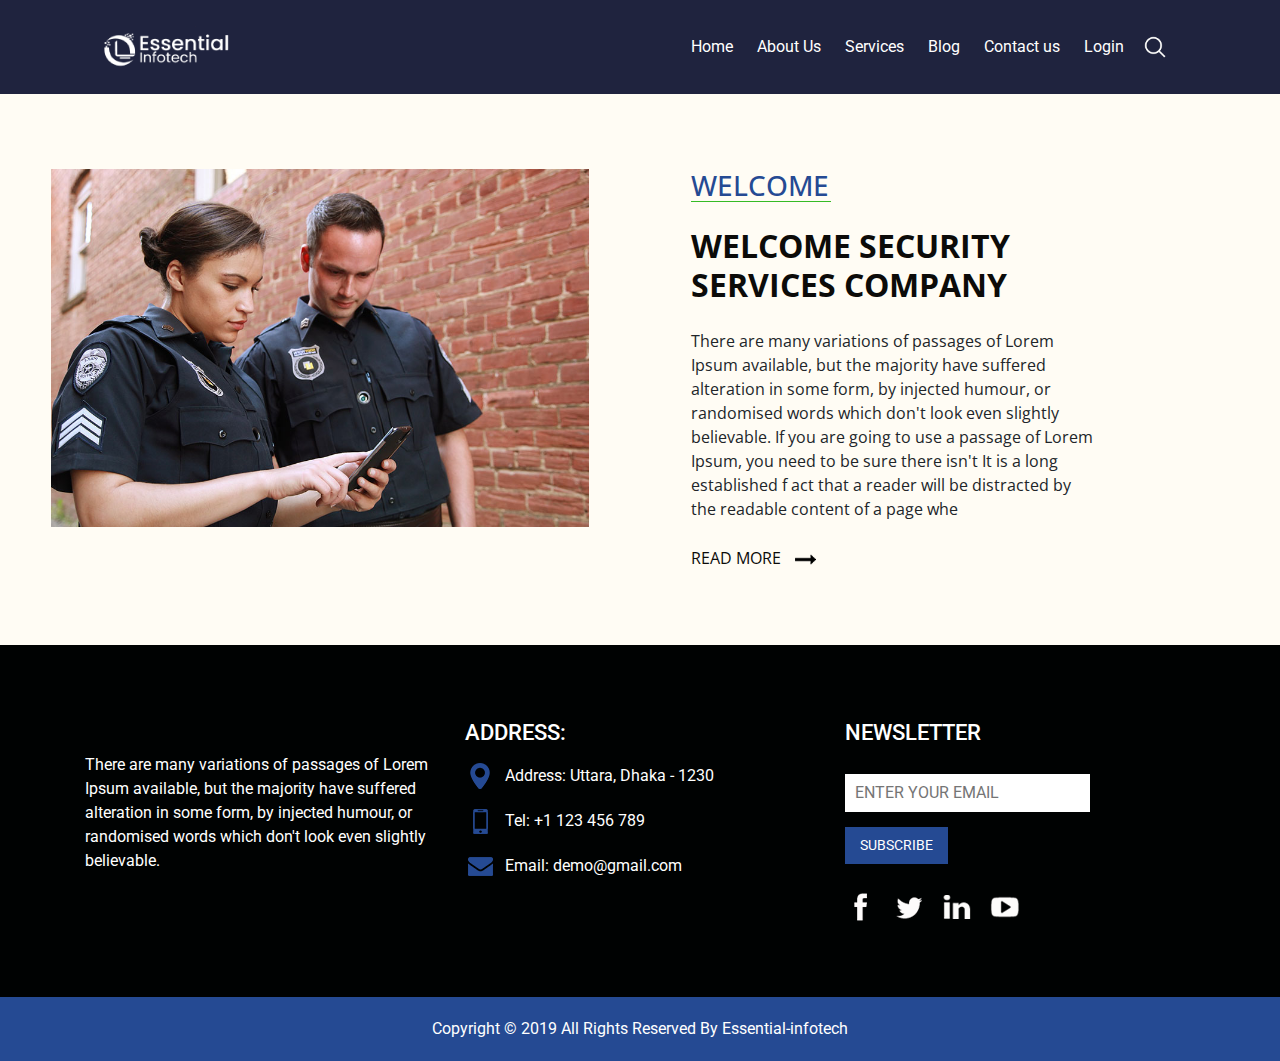
<file: about.html>
<!DOCTYPE html>
<html>

<head>
  <!-- Basic -->
  <meta charset="utf-8" />
  <meta http-equiv="X-UA-Compatible" content="IE=edge" />
  <!-- Mobile Metas -->
  <meta name="viewport" content="width=device-width, initial-scale=1, shrink-to-fit=no" />
  <!-- Site Metas -->
  <meta name="keywords" content="" />
  <meta name="description" content="" />
  <meta name="author" content="" />

  <title>Royal</title>

  <!-- slider stylesheet -->
  <link rel="stylesheet" type="text/css"
    href="https://cdnjs.cloudflare.com/ajax/libs/OwlCarousel2/2.1.3/assets/owl.carousel.min.css" />

  <!-- bootstrap core css -->
  <link rel="stylesheet" type="text/css" href="css/bootstrap.css" />

  <!-- fonts style -->
  <link href="https://fonts.googleapis.com/css?family=Open+Sans:300,400,600,700|Roboto:400,500&display=swap"
    rel="stylesheet" />
  <!-- Custom styles for this template -->
  <link href="css/style.css" rel="stylesheet" />
  <!-- responsive style -->
  <link href="css/responsive.css" rel="stylesheet" />
</head>

<body>
  <!-- header section strats -->
  <header class="header_section">
    <div class="container">
      <nav class="navbar navbar-expand-lg custom_nav-container ">
        <a class="navbar-brand" href="#">
          <div class="logo_box">
            <img src="images/logo.png" alt="" />
          </div>
        </a>
        <button class="navbar-toggler" type="button" data-toggle="collapse" data-target="#navbarSupportedContent"
          aria-controls="navbarSupportedContent" aria-expanded="false" aria-label="Toggle navigation">
          <span class="navbar-toggler-icon"></span>
        </button>

        <div class="collapse navbar-collapse" id="navbarSupportedContent">
          <ul class="navbar-nav ml-auto mr-2">
            <li class="nav-item active">
              <a class="nav-link" href="index.html">Home <span class="sr-only">(current)</span></a>
            </li>
            <li class="nav-item">
              <a class="nav-link" href="about.html">About Us </a>
            </li>
            <li class="nav-item">
              <a class="nav-link" href="service.html">Services</a>
            </li>
            <li class="nav-item">
              <a class="nav-link" href="blog.html">Blog</a>
            </li>
            <li class="nav-item">
              <a class="nav-link" href="contact.html">Contact us</a>
            </li>
            <li class="nav-item">
              <a class="nav-link" href="#">Login </a>
            </li>
          </ul>
          <form class="form-inline my-2 my-lg-0">
            <input class="form-control nav_search-input mr-sm-2 d-none" type="search" placeholder="Search"
              aria-label="Search" value="" />
            <button class="btn  my-2 my-sm-0 nav_search-btn" type="submit"></button>
          </form>
        </div>
      </nav>
    </div>
  </header>
  <!-- end header section -->

  <!-- slider section -->


  <!-- end slider section -->

  <!-- welcome section -->
  <section class="welcome_section layout_padding">
    <div class="container-fluid">
      <div class="row">
        <div class=" col-md-6">
          <div>
            <img class="img-fluid" src="images/welcome.jpg" alt="" />
          </div>
        </div>
        <div class=" col-md-6">
          <div class="welcome_detail">
            <h3>
              Welcome
            </h3>
            <h2>
              Welcome security services Company
            </h2>
            <p>
              There are many variations of passages of Lorem Ipsum available,
              but the majority have suffered alteration in some form, by
              injected humour, or randomised words which don't look even
              slightly believable. If you are going to use a passage of Lorem
              Ipsum, you need to be sure there isn't It is a long established
              f act that a reader will be distracted by the readable content
              of a page whe
            </p>
            <div class="welcome_detail-btn">
              <a href="">
                <span>
                  Read More
                </span>
                <img src="images/arrow-black.png" alt="" class="ml-2" />
              </a>
            </div>
          </div>
        </div>
      </div>
    </div>
  </section>
  <!-- end welcome section -->



  <!-- info section -->
  <section class="info_section layout_padding">
    <div class="container">
      <div class="row">
        <div class=" col-md-4 info_detail">
          <div>
            <p>
              There are many variations of passages of Lorem Ipsum available, but the majority have suffered alteration
              in some form, by injected humour, or randomised words which don't look even slightly believable.
            </p>
          </div>
        </div>
        <div class=" col-md-4 address_container">
          <div>
            <h3>
              Address:
            </h3>
            <div class="address_link-container">
              <a href="">
                <img src="images/location.png" alt="">
                <span> Address: Uttara, Dhaka - 1230
                </span>
              </a>
              <a href="">
                <img src="images/phone.png" alt="">
                <span> Tel: +1 123 456 789
                </span>
              </a>
              <a href="">
                <img src="images/mail.png" alt="">
                <span>
                  Email: demo@gmail.com
                </span>
              </a>
            </div>
          </div>
        </div>
        <div class=" col-md-4 news_container">
          <div>
            <div>
              <h3>
                newsletter

              </h3>
              <form action="">
                <input type="email" placeholder="ENTER YOUR EMAIL">
                <div>
                  <button type="submit">
                    Subscribe
                  </button>
                </div>
              </form>
            </div>
            <div class="social_container">
              <div>
                <img src="images/fb.png" alt="">
              </div>
              <div>
                <img src="images/twitter.png" alt="">
              </div>
              <div>
                <img src="images/linkedin.png" alt="">
              </div>
              <div>
                <img src="images/youtube.png" alt="">
              </div>
            </div>
          </div>
        </div>
      </div>
    </div>
  </section>

  <!-- end info section -->


  <!-- footer section -->
  <section class="container-fluid footer_section">
    <p>
      Copyright &copy; 2019 All Rights Reserved By
      <a href="https://essential-infotech.com">Essential-infotech</a>
    </p>
  </section>
  <!-- footer section -->

  <script type="text/javascript" src="js/jquery-3.4.1.min.js"></script>
  <script type="text/javascript" src="js/bootstrap.js"></script>
  <script type="text/javascript" src="https://cdnjs.cloudflare.com/ajax/libs/OwlCarousel2/2.2.1/owl.carousel.min.js">
  </script>
  <script type="text/javascript">
    $(".owl-carousel").owlCarousel({
      loop: true,
      margin: 20,
      nav: true,
      navText: [],
      autoplay: true,
      autoplayHoverPause: true,
      responsive: {
        0: {
          items: 1
        },
        600: {
          items: 2
        },
        1000: {
          items: 3
        }
      }
    });
  </script>

  <script>
    $(".nav_search-btn").click(function () {
      if ($(".nav_search-input").hasClass("d-none")) {
        event.preventDefault();
        $(".nav_search-input")
          .animate({
            left: "-1000px"
          },
            "1000000"
          )
          .removeClass("d-none");
      } else {
        $(".nav_search-input")
          .animate({
            left: "0px"
          },
            "1000000"
          )
          .addClass("d-none");
      }
    });
  </script>





</body>

</html>
</file>
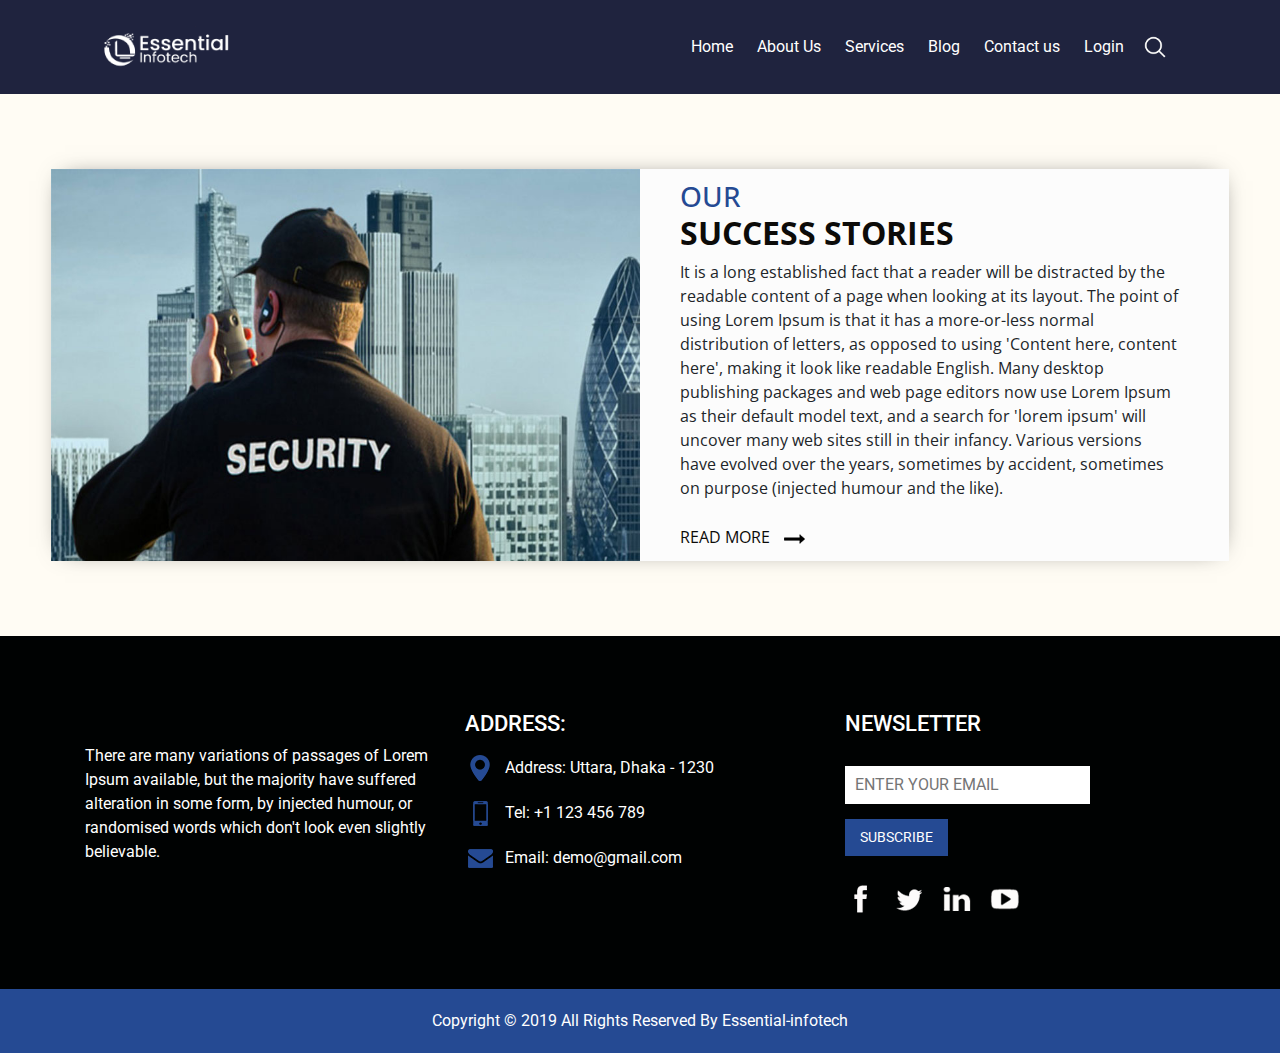
<file: blog.html>
<!DOCTYPE html>
<html>

<head>
  <!-- Basic -->
  <meta charset="utf-8" />
  <meta http-equiv="X-UA-Compatible" content="IE=edge" />
  <!-- Mobile Metas -->
  <meta name="viewport" content="width=device-width, initial-scale=1, shrink-to-fit=no" />
  <!-- Site Metas -->
  <meta name="keywords" content="" />
  <meta name="description" content="" />
  <meta name="author" content="" />

  <title>Royal</title>

  <!-- slider stylesheet -->
  <link rel="stylesheet" type="text/css"
    href="https://cdnjs.cloudflare.com/ajax/libs/OwlCarousel2/2.1.3/assets/owl.carousel.min.css" />

  <!-- bootstrap core css -->
  <link rel="stylesheet" type="text/css" href="css/bootstrap.css" />

  <!-- fonts style -->
  <link href="https://fonts.googleapis.com/css?family=Open+Sans:300,400,600,700|Roboto:400,500&display=swap"
    rel="stylesheet" />
  <!-- Custom styles for this template -->
  <link href="css/style.css" rel="stylesheet" />
  <!-- responsive style -->
  <link href="css/responsive.css" rel="stylesheet" />
</head>

<body>
  <!-- header section strats -->
  <header class="header_section">
    <div class="container">
      <nav class="navbar navbar-expand-lg custom_nav-container ">
        <a class="navbar-brand" href="#">
          <div class="logo_box">
            <img src="images/logo.png" alt="" />
          </div>
        </a>
        <button class="navbar-toggler" type="button" data-toggle="collapse" data-target="#navbarSupportedContent"
          aria-controls="navbarSupportedContent" aria-expanded="false" aria-label="Toggle navigation">
          <span class="navbar-toggler-icon"></span>
        </button>

        <div class="collapse navbar-collapse" id="navbarSupportedContent">
          <ul class="navbar-nav ml-auto mr-2">
            <li class="nav-item active">
              <a class="nav-link" href="index.html">Home <span class="sr-only">(current)</span></a>
            </li>
            <li class="nav-item">
              <a class="nav-link" href="about.html">About Us </a>
            </li>
            <li class="nav-item">
              <a class="nav-link" href="service.html">Services</a>
            </li>
            <li class="nav-item">
              <a class="nav-link" href="blog.html">Blog</a>
            </li>
            <li class="nav-item">
              <a class="nav-link" href="contact.html">Contact us</a>
            </li>
            <li class="nav-item">
              <a class="nav-link" href="#">Login </a>
            </li>
          </ul>
          <form class="form-inline my-2 my-lg-0">
            <input class="form-control nav_search-input mr-sm-2 d-none" type="search" placeholder="Search"
              aria-label="Search" value="" />
            <button class="btn  my-2 my-sm-0 nav_search-btn" type="submit"></button>
          </form>
        </div>
      </nav>
    </div>
  </header>
  <!-- end header section -->



  <!-- story section -->
  <div class="layout_padding">

    <section class="layout_padding story_section ">
      <div class="container-fluid">
        <div class="row">
          <div class=" col-md-6">
            <div>
              <img class="img-fluid" src="images/security.jpg" alt="" />
            </div>
          </div>
          <div class=" col-md-6">
            <div class="story_detail">
              <h3>
                Our
              </h3>
              <h2>
                Success Stories
              </h2>
              <p>
                It is a long established fact that a reader will be distracted by the readable content of a page when
                looking at its layout. The point of using Lorem Ipsum is that it has a more-or-less normal distribution
                of
                letters, as opposed to using 'Content here, content here', making it look like readable English. Many
                desktop publishing packages and web page editors now use Lorem Ipsum as their default model text, and a
                search for 'lorem ipsum' will uncover many web sites still in their infancy. Various versions have
                evolved
                over the years, sometimes by accident, sometimes on purpose (injected humour and the like).
              </p>
              <div class="story_detail-btn">
                <a href="">
                  <span>
                    Read More
                  </span>
                  <img src="images/arrow-black.png" alt="" class="ml-2" />
                </a>
              </div>
            </div>
          </div>
        </div>
      </div>
    </section>
  </div>

  <!-- end story section -->



  <!-- info section -->
  <section class="info_section layout_padding">
    <div class="container">
      <div class="row">
        <div class=" col-md-4 info_detail">
          <div>
            <p>
              There are many variations of passages of Lorem Ipsum available, but the majority have suffered alteration
              in some form, by injected humour, or randomised words which don't look even slightly believable.
            </p>
          </div>
        </div>
        <div class=" col-md-4 address_container">
          <div>
            <h3>
              Address:
            </h3>
            <div class="address_link-container">
              <a href="">
                <img src="images/location.png" alt="">
                <span> Address: Uttara, Dhaka - 1230
                </span>
              </a>
              <a href="">
                <img src="images/phone.png" alt="">
                <span> Tel: +1 123 456 789
                </span>
              </a>
              <a href="">
                <img src="images/mail.png" alt="">
                <span>
                  Email: demo@gmail.com
                </span>
              </a>
            </div>
          </div>
        </div>
        <div class=" col-md-4 news_container">
          <div>
            <div>
              <h3>
                newsletter

              </h3>
              <form action="">
                <input type="email" placeholder="ENTER YOUR EMAIL">
                <div>
                  <button type="submit">
                    Subscribe
                  </button>
                </div>
              </form>
            </div>
            <div class="social_container">
              <div>
                <img src="images/fb.png" alt="">
              </div>
              <div>
                <img src="images/twitter.png" alt="">
              </div>
              <div>
                <img src="images/linkedin.png" alt="">
              </div>
              <div>
                <img src="images/youtube.png" alt="">
              </div>
            </div>
          </div>
        </div>
      </div>
    </div>
  </section>

  <!-- end info section -->


 <!-- footer section -->
 <section class="container-fluid footer_section">
  <p>
    Copyright &copy; 2019 All Rights Reserved By
    <a href="https://essential-infotech.com">Essential-infotech</a>
  </p>
</section>
<!-- footer section -->

  <script type="text/javascript" src="js/jquery-3.4.1.min.js"></script>
  <script type="text/javascript" src="js/bootstrap.js"></script>
  <script type="text/javascript" src="https://cdnjs.cloudflare.com/ajax/libs/OwlCarousel2/2.2.1/owl.carousel.min.js">
  </script>
  <script type="text/javascript">
    $(".owl-carousel").owlCarousel({
      loop: true,
      margin: 20,
      nav: true,
      navText: [],
      autoplay: true,
      autoplayHoverPause: true,
      responsive: {
        0: {
          items: 1
        },
        600: {
          items: 2
        },
        1000: {
          items: 3
        }
      }
    });
  </script>

  <script>
    $(".nav_search-btn").click(function () {
      if ($(".nav_search-input").hasClass("d-none")) {
        event.preventDefault();
        $(".nav_search-input")
          .animate({
              left: "-1000px"
            },
            "1000000"
          )
          .removeClass("d-none");
      } else {
        $(".nav_search-input")
          .animate({
              left: "0px"
            },
            "1000000"
          )
          .addClass("d-none");
      }
    });
  </script>



</body>

</html>
</file>
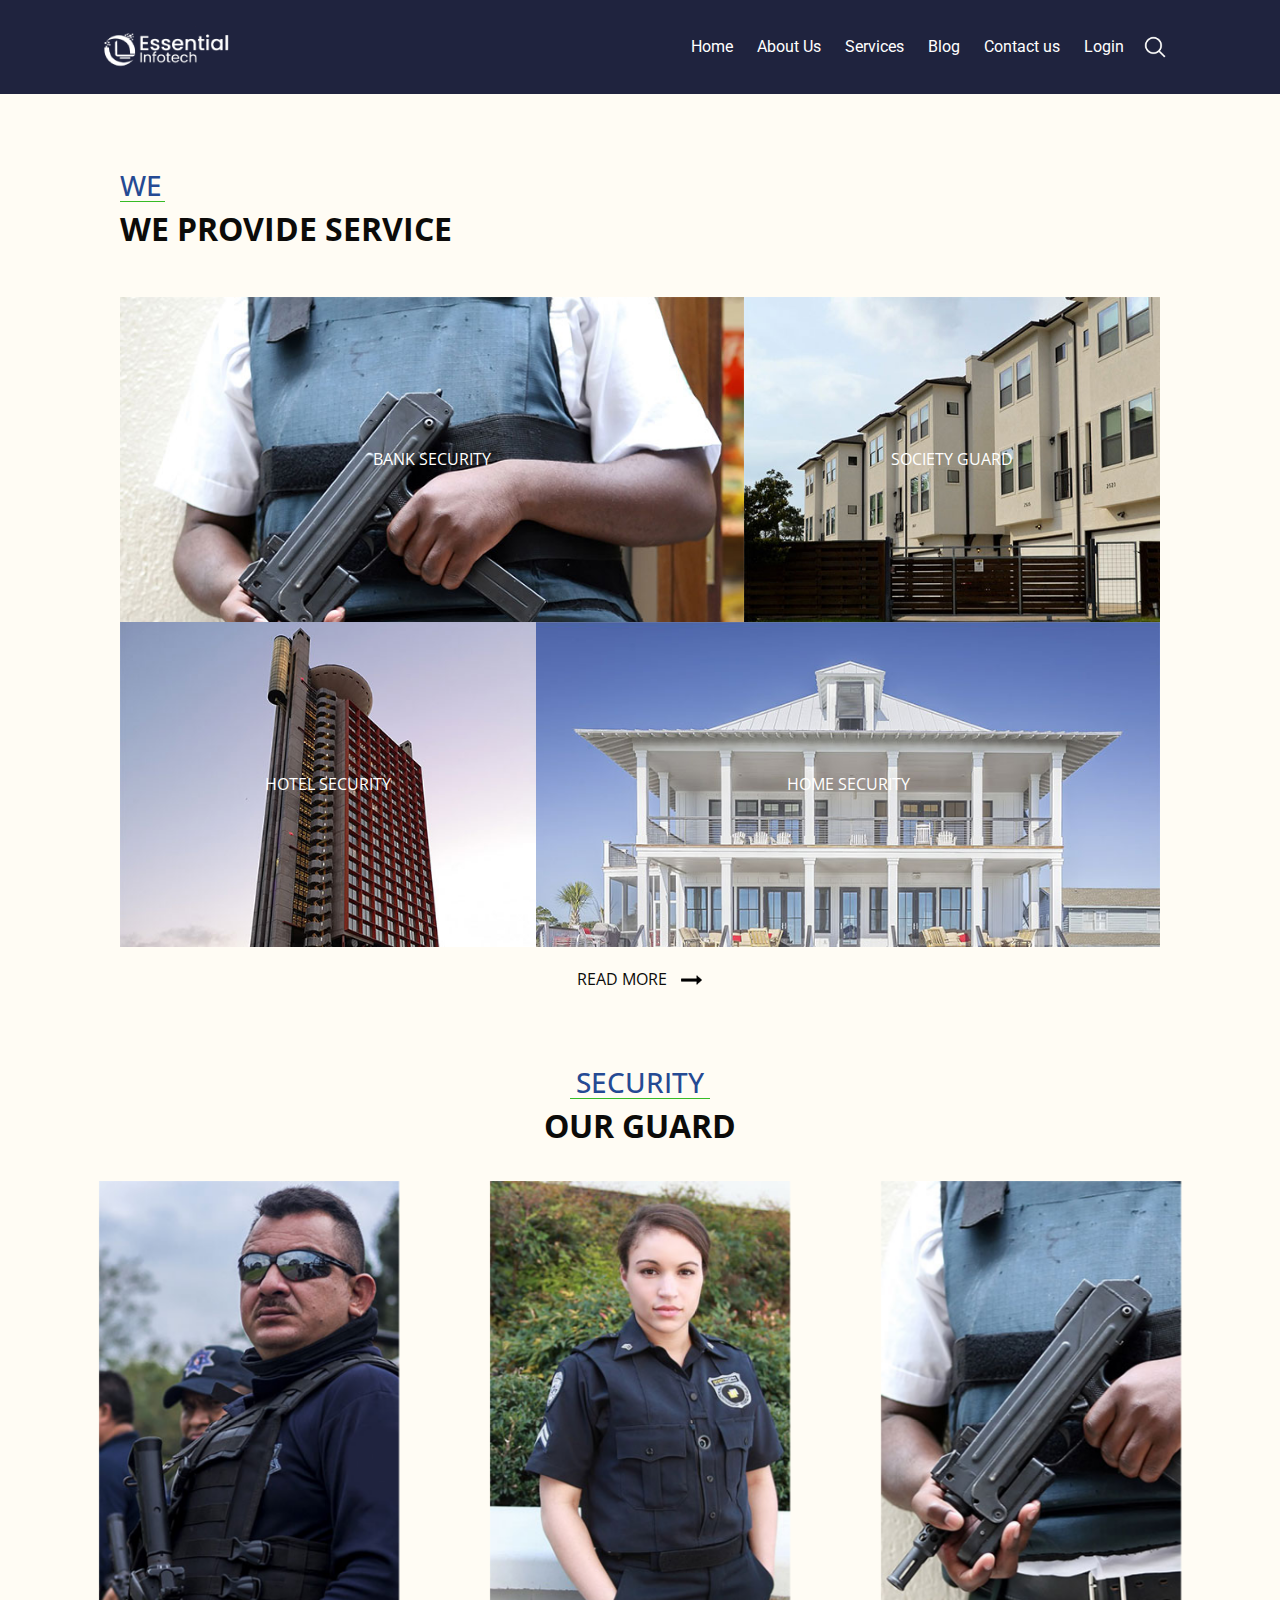
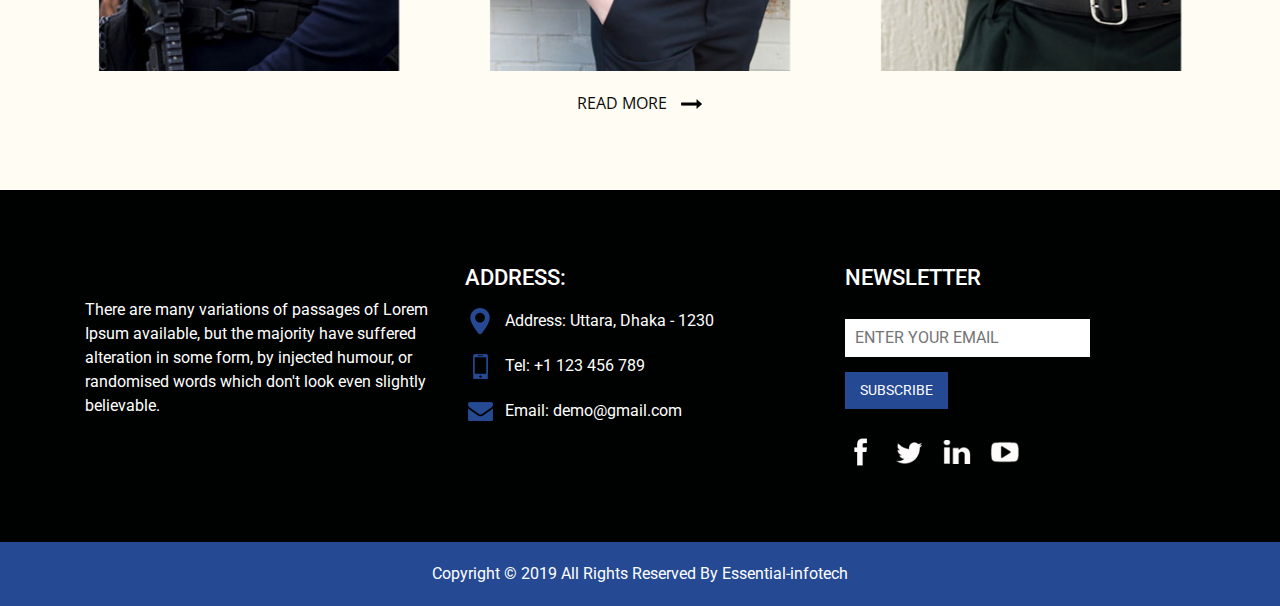
<file: service.html>
<!DOCTYPE html>
<html>

<head>
  <!-- Basic -->
  <meta charset="utf-8" />
  <meta http-equiv="X-UA-Compatible" content="IE=edge" />
  <!-- Mobile Metas -->
  <meta name="viewport" content="width=device-width, initial-scale=1, shrink-to-fit=no" />
  <!-- Site Metas -->
  <meta name="keywords" content="" />
  <meta name="description" content="" />
  <meta name="author" content="" />

  <title>Royal</title>

  <!-- slider stylesheet -->
  <link rel="stylesheet" type="text/css"
    href="https://cdnjs.cloudflare.com/ajax/libs/OwlCarousel2/2.1.3/assets/owl.carousel.min.css" />

  <!-- bootstrap core css -->
  <link rel="stylesheet" type="text/css" href="css/bootstrap.css" />

  <!-- fonts style -->
  <link href="https://fonts.googleapis.com/css?family=Open+Sans:300,400,600,700|Roboto:400,500&display=swap"
    rel="stylesheet" />
  <!-- Custom styles for this template -->
  <link href="css/style.css" rel="stylesheet" />
  <!-- responsive style -->
  <link href="css/responsive.css" rel="stylesheet" />
</head>

<body>
  <!-- header section strats -->
  <header class="header_section">
    <div class="container">
      <nav class="navbar navbar-expand-lg custom_nav-container ">
        <a class="navbar-brand" href="#">
          <div class="logo_box">
            <img src="images/logo.png" alt="" />
          </div>
        </a>
        <button class="navbar-toggler" type="button" data-toggle="collapse" data-target="#navbarSupportedContent"
          aria-controls="navbarSupportedContent" aria-expanded="false" aria-label="Toggle navigation">
          <span class="navbar-toggler-icon"></span>
        </button>

        <div class="collapse navbar-collapse" id="navbarSupportedContent">
          <ul class="navbar-nav ml-auto mr-2">
            <li class="nav-item active">
              <a class="nav-link" href="index.html">Home <span class="sr-only">(current)</span></a>
            </li>
            <li class="nav-item">
              <a class="nav-link" href="about.html">About Us </a>
            </li>
            <li class="nav-item">
              <a class="nav-link" href="service.html">Services</a>
            </li>
            <li class="nav-item">
              <a class="nav-link" href="blog.html">Blog</a>
            </li>
            <li class="nav-item">
              <a class="nav-link" href="contact.html">Contact us</a>
            </li>
            <li class="nav-item">
              <a class="nav-link" href="#">Login </a>
            </li>
          </ul>
          <form class="form-inline my-2 my-lg-0">
            <input class="form-control nav_search-input mr-sm-2 d-none" type="search" placeholder="Search"
              aria-label="Search" value="" />
            <button class="btn  my-2 my-sm-0 nav_search-btn" type="submit"></button>
          </form>
        </div>
      </nav>
    </div>
  </header>
  <!-- end header section -->





  <!-- service section -->
  <section class="service_section layout_padding-top">
    <div class="container">
      <div class="service_detail">
        <h3>
          We
        </h3>
        <h2>
          we provide service
        </h2>
      </div>
      <div class="service_img-container">
        <div class="service_img-box i-box-1">
          <a href=""> Bank security</a>
        </div>
        <div class="service_img-box i-box-2">
          <a href="">society Guard </a>
        </div>
        <div class="service_img-box i-box-3">
          <a href="">Hotel Security </a>
        </div>
        <div class="service_img-box i-box-4">
          <a href=""> Home security</a>
        </div>
      </div>
      <div class="service_btn">
        <a href="">
          <span>
            Read More
          </span>
          <img src="images/arrow-black.png" alt="" class="ml-2" />
        </a>
      </div>
    </div>
  </section>
  <!-- end service section -->

  <!-- security section -->

  <section class="security_section layout_padding">
    <h3>
      Security


    </h3>
    <h2>
      Our Guard
    </h2>
    <div class="security_container">
      <div class="carousel-wrap">
        <div class="owl-carousel">
          <div class="item">
            <div class="security_img-box i-box-1">
              <a href=""> View More</a>
            </div>
          </div>
          <div class="item">
            <div class="security_img-box i-box-2">
              <a href=""> View More</a>
            </div>
          </div>
          <div class="item">
            <div class="security_img-box i-box-3">
              <a href=""> View More</a>
            </div>
          </div>

        </div>
      </div>
    </div>
    <div class="security_btn">
      <a href="">
        <span>
          Read More
        </span>
        <img src="images/arrow-black.png" alt="" class="ml-2" />
      </a>
    </div>
  </section>
  <!-- end security section -->






  <!-- info section -->
  <section class="info_section layout_padding">
    <div class="container">
      <div class="row">
        <div class=" col-md-4 info_detail">
          <div>
            <p>
              There are many variations of passages of Lorem Ipsum available, but the majority have suffered alteration
              in some form, by injected humour, or randomised words which don't look even slightly believable.
            </p>
          </div>
        </div>
        <div class=" col-md-4 address_container">
          <div>
            <h3>
              Address:
            </h3>
            <div class="address_link-container">
              <a href="">
                <img src="images/location.png" alt="">
                <span> Address: Uttara, Dhaka - 1230
                </span>
              </a>
              <a href="">
                <img src="images/phone.png" alt="">
                <span> Tel: +1 123 456 789
                </span>
              </a>
              <a href="">
                <img src="images/mail.png" alt="">
                <span>
                  Email: demo@gmail.com
                </span>
              </a>
            </div>
          </div>
        </div>
        <div class=" col-md-4 news_container">
          <div>
            <div>
              <h3>
                newsletter

              </h3>
              <form action="">
                <input type="email" placeholder="ENTER YOUR EMAIL">
                <div>
                  <button type="submit">
                    Subscribe
                  </button>
                </div>
              </form>
            </div>
            <div class="social_container">
              <div>
                <img src="images/fb.png" alt="">
              </div>
              <div>
                <img src="images/twitter.png" alt="">
              </div>
              <div>
                <img src="images/linkedin.png" alt="">
              </div>
              <div>
                <img src="images/youtube.png" alt="">
              </div>
            </div>
          </div>
        </div>
      </div>
    </div>
  </section>

  <!-- end info section -->

  <!-- footer section -->
  <section class="container-fluid footer_section">
    <p>
      Copyright &copy; 2019 All Rights Reserved By
      <a href="https://essential-infotech.com">Essential-infotech</a>
    </p>
  </section>
  <!-- footer section -->

  <script type="text/javascript" src="js/jquery-3.4.1.min.js"></script>
  <script type="text/javascript" src="js/bootstrap.js"></script>
  <script type="text/javascript" src="https://cdnjs.cloudflare.com/ajax/libs/OwlCarousel2/2.2.1/owl.carousel.min.js">
  </script>
  <script type="text/javascript">
    $(".owl-carousel").owlCarousel({
      loop: true,
      margin: 20,
      nav: true,
      navText: [],
      autoplay: true,
      autoplayHoverPause: true,
      responsive: {
        0: {
          items: 1
        },
        600: {
          items: 2
        },
        1000: {
          items: 3
        }
      }
    });
  </script>

  <script>
    $(".nav_search-btn").click(function () {
      if ($(".nav_search-input").hasClass("d-none")) {
        event.preventDefault();
        $(".nav_search-input")
          .animate({
            left: "-1000px"
          },
            "1000000"
          )
          .removeClass("d-none");
      } else {
        $(".nav_search-input")
          .animate({
            left: "0px"
          },
            "1000000"
          )
          .addClass("d-none");
      }
    });
  </script>



</body>

</html>
</file>
<file: css/style.css>
body {
  font-family: "Open Sans", sans-serif;
  background-color: #fffcf4;
}

.layout_padding {
  padding: 75px 0;
}

.layout_padding-top {
  padding-top: 75px;
}

.layout_padding-bottom {
  padding-bottom: 75px;
}

/*header section*/

.header_section {
  font-family: "Roboto", sans-serif;
  background-color: #1f233e;
  color: #fff;
  min-height: 90px;
  padding: 1% 0;
}

.custom_nav-container.navbar-expand-lg .navbar-nav .nav-link {
  color: #fff;
  padding-left: 12px;
  padding-right: 12px;
}

a,
a:hover,
a:focus {
  text-decoration: none;
}

.btn,
.btn:focus {
  outline: none !important;
  box-shadow: none;
}

.custom_nav-container .navbar-toggler {
  border-color: #fff;
  outline: none;
}

.custom_nav-container .navbar-toggler .navbar-toggler-icon {
  background-image: url(../images/menu.png);
}

.custom_nav-container .nav_search-btn {
  background-image: url(../images/search-icon.png);

  background-size: 22px;
  background-repeat: no-repeat;
  background-position-y: 7px;
  width: 35px;
  height: 35px;
  padding: 0;
  border: none;
}

.navbar {
}

.nav-link:hover {
  color: #fefefe;
}

.logo_box {
  width: 80px;
}

.logo_box img {
  width: 130px;
}

.call_to_btn {
  display: inline-block;
  color: #fefefe;
  padding: 10px 35px;
  background-color: #f6bb08;
  margin-top: 5%;
  margin-bottom: 20%;
  border-radius: 0;
}

/*end header section*/

/* slider section */

.slider_section {
  height: calc(100vh - 90px);
}

.slider_section .carousel-indicators {
  top: 50%;
  left: -75px;
  transform: translateY(-50%);
  display: block;
  bottom: unset;
  right: unset;
}

.slider_section .carousel-indicators li {
  width: 16px;
  height: 16px;
  opacity: 1;
  margin: 0 auto;
}

.slider_section .carousel-indicators .active {
  width: 24px;
  height: 24px;
  background-color: #2561db;
}

.carousel-control-prev,
.carousel-control-next {
  display: none;
}

.vert .carousel-item-next.carousel-item-left,
.vert .carousel-item-prev.carousel-item-right {
  -webkit-transform: translate3d(0, 0, 0);
  transform: translate3d(0, 0, 0);
}

.vert .carousel-item-next,
.vert .active.carousel-item-right {
  -webkit-transform: translate3d(0, 100%, 0);
  transform: translate3d(0, 100% 0);
}

.vert .carousel-item-prev,
.vert .active.carousel-item-left {
  -webkit-transform: translate3d(0, -100%, 0);
  transform: translate3d(0, -100%, 0);
}

.slider_section .slider_box {
  display: flex;
  position: relative;
  height: calc(100vh - 90px);
  background-image: url(../images/banner.jpg);
  background-size: cover;
  background-repeat: no-repeat;
}

.slider_section .slider_box .fixed_company-detail {
  position: absolute;
  top: 50%;
  right: 10%;
  transform: translate(-50%, -50%);
}

.slider_section .slider_box .fixed_company-detail p {
  width: 12px;
  text-align: center;
  word-break: break-word;
  color: #fff;
  text-transform: uppercase;
}

.slider_section .slider_box .slider-detail {
  color: #fff;
  width: 60%;
  margin-top: 14%;
  margin-left: 20%;
}

.slider_section .slider_box .slider-detail .slider_detail-heading h2 {
  font-weight: 100;
  text-transform: uppercase;
}

.slider_section .slider_box .slider-detail .slider_detail-heading h1 {
  font-weight: 700;
  text-transform: uppercase;
}

.slider_section .slider_box .slider-detail .slider_detail-text {
  width: 55%;
  color: #f8fafd;
}

.slider_section .slider_box .slider-detail .slider_detail-btn {
  display: flex;
}

.slider_section .slider_box .slider-detail .slider_detail-btn a {
  margin-top: 28px;
  padding: 16px 20px;
  background-color: #2561db;
  color: #fff;
}

/* end slider section */

/* welcome section */
.welcome_section {
}

.welcome_section .col-md-6 {
  padding: 0 4%;
}

.welcome_detail {
  width: 75%;
}

.welcome_detail h2 {
  text-transform: uppercase;
  color: #0c0b09;
  font-weight: bold;
}

.welcome_detail h3 {
  text-transform: uppercase;
  color: #254a93;
  position: relative;
}

.welcome_detail h3::after {
  position: absolute;
  bottom: 0;
  left: 0;
  content: "";
  height: 1.5px;
  width: 140px;
  background-color: #36bb25;
}

.welcome_detail h2,
.welcome_detail p,
.welcome_detail .welcome_detail-btn {
  margin-top: 25px;
}

.welcome_section .welcome_detail-btn a,
.welcome_section .welcome_detail-btn a:hover {
  text-transform: uppercase;

  color: #0c0b09;
}

.welcome_section .welcome_detail-btn a img {
  width: 25px;
}

/* end welcome section */

/* service section */

.service_section .container {
  padding: 0 50px;
}

.service_detail h2 {
  text-transform: uppercase;
  color: #0c0b09;
  font-weight: bold;
}

.service_detail h3 {
  text-transform: uppercase;
  color: #254a93;
  position: relative;
}

.service_detail h3::after {
  position: absolute;
  bottom: 0;
  left: 0;
  content: "";
  height: 1.5px;
  width: 45px;
  background-color: #36bb25;
}

.service_section .service_img-container {
  display: flex;
  flex-wrap: wrap;
  padding-top: 40px;
}

.service_section .service_img-container .service_img-box {
  display: flex;
  justify-content: center;
  align-items: center;
  min-width: 300px;
  height: 325px;
  background-size: cover;
}

.service_img-container .service_img-box.i-box-1 {
  width: 60%;
  background-image: url(../images/s-1.jpg);
}

.service_img-container .service_img-box.i-box-2 {
  width: 40%;
  background-image: url(../images/s-2.jpg);
}

.service_img-container .service_img-box.i-box-3 {
  width: 40%;
  background-image: url(../images/s-3.jpg);
}

.service_img-container .service_img-box.i-box-4 {
  width: 60%;
  background-image: url(../images/s-4.jpg);
}

.service_section .service_img-container a,
.service_section .service_img-container a:hover {
  color: #fff;
  text-transform: uppercase;
  padding: 15px 40px;
}

.service_section .service_img-container .service_img-box:hover {
  cursor: pointer;
}

.service_section .service_img-container .service_img-box:hover a {
  background-color: #2561db;
}

.service_btn {
  margin-top: 20px;
  display: flex;
  justify-content: center;
}

.service_btn a,
.service_btn a:hover {
  text-transform: uppercase;

  color: #0c0b09;
}

.service_btn a img {
  width: 25px;
}

/* end service section */

/* security section */
.security_section {
}

.security_section h2 {
  text-transform: uppercase;
  color: #0c0b09;
  font-weight: bold;
  text-align: center;
  margin-bottom: 35px;
}

.security_section h3 {
  text-transform: uppercase;
  color: #254a93;
  position: relative;
  text-align: center;
}

.security_section h3::after {
  position: absolute;
  bottom: 0;
  left: 50%;
  transform: translateX(-50%);
  content: "";
  height: 1.5px;
  width: 140px;
  background-color: #36bb25;
}

.security_section .security_container {
  width: 90%;
  margin: 0 auto;
}

.security_section .security_img-box {
  display: flex;
  justify-content: center;
  align-items: center;
  background-size: cover;
  width: 300px;
  height: 490px;
  margin: 0 auto;
  z-index: 999;
}

.security_section .security_img-box.i-box-1 {
  background-image: url(../images/security-1.jpg);
}

.security_section .security_img-box.i-box-2 {
  background-image: url(../images/security-2.jpg);
}

.security_section .security_img-box.i-box-3 {
  background-image: url(../images/security-3.jpg);
}

.security_section .security_img-box a {
  display: none;
  opacity: 0;
  text-transform: uppercase;
  padding: 8px 12px;
  border: 1.5px solid #f0f0f0;
  color: #fff;
}

.security_section .security_img-box:hover a {
  display: inline-block;
  opacity: 1;
}

.security_btn {
  margin-top: 20px;
  display: flex;
  justify-content: center;
}

.security_btn a,
.security_btn a:hover {
  text-transform: uppercase;

  color: #0c0b09;
}

.security_btn a img {
  width: 25px;
}

.owl-carousel .owl-nav,
.owl-carousel .owl-nav.disabled {
  display: flex;
  justify-content: space-between;
  width: 100%;
  z-index: 0;
}

.owl-carousel .owl-nav .owl-next,
.owl-carousel .owl-nav .owl-prev {
  position: absolute;
  top: 50%;
  background-color: #254a93;
  width: 70px;
  height: 40px;
  background-repeat: no-repeat;
  background-size: 22px;
  background-position: 50%;
  transform: translateY(-50%);
}

.owl-carousel .owl-nav .owl-next {
  right: -25px;
  background-image: url(../images/right-arrow.png);
}

.owl-carousel .owl-nav .owl-prev {
  left: -25px;
  background-image: url(../images/left-arrow.png);
}

/* end security section */

.story_section {
  padding: 0 4%;
}

.story_section .container-fluid {
  -webkit-box-shadow: 1px -1px 24px -13px rgba(0, 0, 0, 0.75);
  -moz-box-shadow: 1px -1px 24px -13px rgba(0, 0, 0, 0.75);
  box-shadow: 1px -1px 24px -13px rgba(0, 0, 0, 0.75);
}

.story_section .col-md-6 {
  padding: 0;
  display: flex;
  align-items: center;
  background-color: #fcfcfc;
}

.story_detail {
  margin-left: 40px;
}

.story_detail h2 {
  text-transform: uppercase;
  color: #0c0b09;
  font-weight: bold;
}

.story_detail h3 {
  text-transform: uppercase;
  color: #254a93;

  margin: 0;
}

.story_detail {
  width: 85%;
}

.story_detail .story_detail-btn {
  margin-top: 25px;
}

.story_section .story_detail-btn a,
.story_section .story_detail-btn a:hover {
  text-transform: uppercase;

  color: #0c0b09;
}

.story_section .story_detail-btn a img {
  width: 25px;
}

.contact_form-container {
  background-image: url(../images/guards.jpg);
}

.contact_form-container form {
  display: flex;
  flex-direction: column;
  align-items: flex-start;
}

.contact_form-container .contact_box {
  background-color: #fff;
  padding: 35px 40px;
  width: 50%;
  height: 60%;
  margin: 100px 50px;
}

.contact_form-container form input,
.contact_form-container form input:focus,
.contact_form-container form input:active {
  border: none;
  background-color: transparent;
  border-bottom: 1px solid #00cc99;
  width: 85%;
  margin-top: 12px;
  outline: none;
}

.contact_form-container form button {
  border: none;
  background-color: #254a93;
  color: #fff;
  padding: 8px 20px;
  margin-top: 15px;
}

.contact_section .row .col-md-6 {
  padding: 0;
}

/* end contact section */

/* info section */
.info_section {
  background-color: #000202;
  font-family: "Roboto", sans-serif;
}

.info_section .info_detail {
  display: flex;
  align-items: center;
}

.info_section .info_detail p {
  color: #fff;
}

.address_link-container {
  display: block;
}

.address_link-container a {
  display: flex;
  color: #fff;
  margin: 15px 0;
  align-items: center;
}

.address_link-container a img {
  margin-right: 10px;
}

.info_section .news_container h3,
.info_section .address_container h3 {
  text-transform: uppercase;
  color: #fff;
  font-size: 22px;
}

.info_section .news_container form {
  margin: 28px 0;
}

.info_section .news_container form input {
  border: none;
  background-color: #fff;
  width: 70%;
  padding: 7px 10px;
}

.info_section .news_container form button {
  border: none;
  background-color: #254a93;
  color: #fff;
  font-size: 14px;
  padding: 8px 15px;
  margin-top: 15px;
  text-transform: uppercase;
}

.info_section .news_container .social_container {
  width: 50%;
  display: flex;
  justify-content: space-between;
}

.info_section .news_container .social_container > div {
}

/* end info section */

/* footer section*/

.footer_section {
  background-color: #254a93;
  padding: 20px 0;
  font-family: "Roboto", sans-serif;
}

.footer_section p {
  color: #fff;
  margin: 0;
  text-align: center;
}

.footer_section a {
  color: #fff;
}

/* end footer section*/
</file>
<file: css/responsive.css>
@media (max-width: 1120px) {}

@media (max-width: 992px) {
    .welcome_detail {
        width: 100%;

    }

    .service_img-container .service_img-box.i-box-1 {
        width: 100%;
    }

    .service_img-container .service_img-box.i-box-2 {
        width: 100%;
    }

    .service_img-container .service_img-box.i-box-3 {
        width: 100%;
    }

    .service_img-container .service_img-box.i-box-4 {
        width: 100%;
    }

    .contact_form-container .contact_box {
        width: 75%;

    }

    .contact_form-container form input,
    .contact_form-container form input:focus,
    .contact_form-container form input:active {
        width: 100%;
    }

    .service_img-container .service_img-box {
        margin-top: 35px;
    }

    .info_section .news_container .social_container {

        width: 100%;
    }

    .owl-carousel .owl-nav,
    .owl-carousel .owl-nav.disabled {

        display: flex;
        position: absolute;
        top: 110%;
        transform: translate(-50%);
        justify-content: space-between;
        width: 40%;
        z-index: 0;
        left: 50%;

    }
}

@media (max-width: 768px) {
    .welcome_detail {

        margin-top: 25px;
    }

    .story_detail {


        margin-top: 25px;

    }

    .contact_form-container form input,
    .contact_form-container form input:focus,
    .contact_form-container form input:active {

        width: 85%;

    }

    .service_section .container {

        padding: 0;

    }

    .col-md-4.address_container {

        margin-top: 25px;

    }

    .col-md-4.news_container {

        margin-top: 25px;

    }

    .contact_section .row .col-md-6 {

        padding: 0;
        display: flex;
        align-items: center;
        justify-content: center;

    }
}

@media (max-width: 576px) {
    .slider_section .slider_box .slider-detail .slider_detail-text {

        width: 85%;
    }

    .service_section .container {

        width: 90%;
    }

    .slider_section .carousel-indicators {

        top: 95%;
        left: 25%;

        display: flex;

        justify-content: space-between;
        width: 100px;
        align-items: center;

    }

    .owl-carousel .owl-nav,
    .owl-carousel .owl-nav.disabled {


        width: 75%;


    }

    .contact_form-container .contact_box {

        width: 85%;

    }

    .contact_form-container .contact_box {


        padding: 35px 35px;

        margin: 100px 25px;

    }

    .contact_form-container form input,
    .contact_form-container form input:focus,
    .contact_form-container form input:active {
        width: 100%;
    }

    .info_section .news_container form input {
        width: 90%;

    }

}

@media (max-width: 480px) {
    .service_section .service_img-container .service_img-box {


        min-width: 275px;
        height: 250px;


    }
}

@media (min-width: 1200px) {}
</file>
